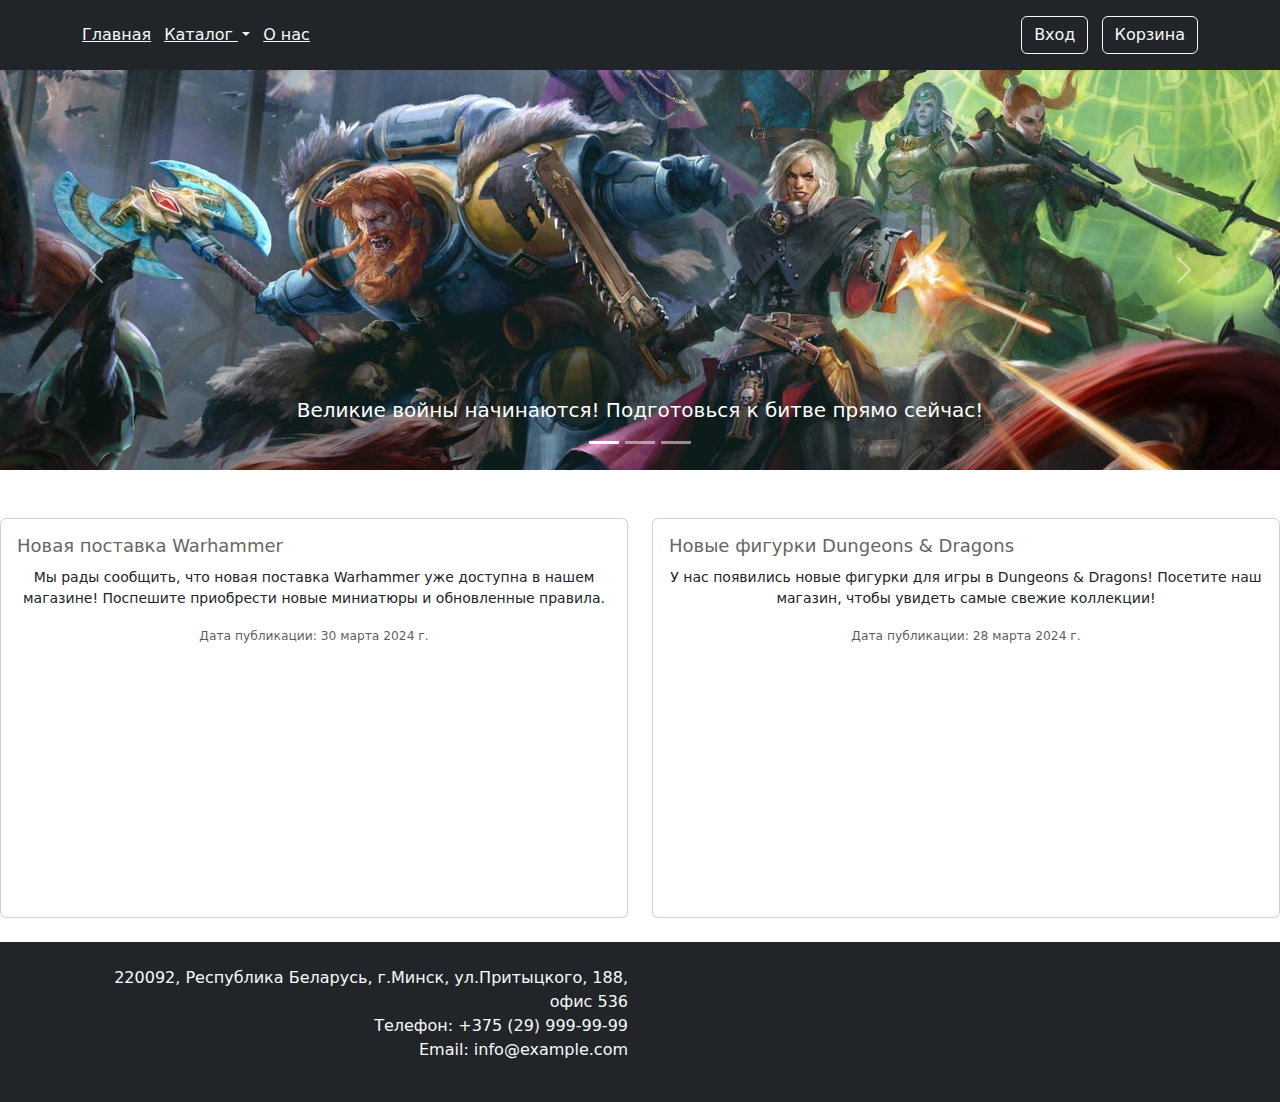
<file: index.html>
<!DOCTYPE html>
<html lang="ru">
<head>
    <meta charset="UTF-8">
    <meta name="viewport" content="width=device-width, initial-scale=1.0">
    <title>Главная</title>
    <link href="https://cdn.jsdelivr.net/npm/bootstrap@5.3.0-alpha1/dist/css/bootstrap.min.css" rel="stylesheet">
    <link rel="stylesheet" href="assets/styles.css">
</head>
<body>
    <!-- Хедер -->
    <header class="bg-dark py-3">
        <div class="container d-flex justify-content-between align-items-center">
            <nav>
                <ul class="list-inline mb-0">
                    <li class="list-inline-item"><a href="index.html" class="text-light">Главная</a></li>
                    <li class="list-inline-item dropdown">
                        <a class="text-light dropdown-toggle" href="#" id="navbarDropdown" role="button" data-bs-toggle="dropdown" aria-expanded="false">
                            Каталог
                        </a>
                        <ul class="dropdown-menu" aria-labelledby="navbarDropdown">
                            <li><a class="dropdown-item" href="warhammer.html">Warhammer</a></li>
                            <li><a class="dropdown-item" href="dnd.html">Dungeons & Dragons</a></li>
                            <li><a class="dropdown-item" href="figures.html">Фигурки</a></li>
                        </ul>
                    </li>
                    <li class="list-inline-item"><a href="#" class="text-light">О нас</a></li>
                </ul>
            </nav>
            <div>
                <a href="login.php" class="btn btn-outline-light me-2">Вход</a>
                <a href="#" class="btn btn-outline-light">Корзина</a>
            </div>
        </div>
    </header>
    <!-- Основное содержимое страницы -->
    <div class="content">
        <!-- Карусель -->
        <div id="carouselExampleCaptions" class="carousel slide">
            <div class="carousel-indicators">
              <button type="button" data-bs-target="#carouselExampleCaptions" data-bs-slide-to="0" class="active" aria-current="true" aria-label="Slide 1"></button>
              <button type="button" data-bs-target="#carouselExampleCaptions" data-bs-slide-to="1" aria-label="Slide 2"></button>
              <button type="button" data-bs-target="#carouselExampleCaptions" data-bs-slide-to="2" aria-label="Slide 3"></button>
            </div>
            <div class="carousel-inner">
              <div class="carousel-item active">
                <img src="img\home\warhammer.jpg" class="d-block w-100" alt="...">
                <div class="carousel-caption d-none d-md-block">
                  <h5>Великие войны начинаются! Подготовься к битве прямо сейчас!</h5>
                </div>
              </div>
              <div class="carousel-item">
                <img src="img\home\DND.webp" class="d-block w-100" alt="...">
                <div class="carousel-caption d-none d-md-block">
                  <h5>Уже в продаже! Расширенные правила и дополнения к D&D</h5>
                </div>
              </div>
              <div class="carousel-item">
                <img src="img\home\figures.jpg" class="d-block w-100" alt="...">
                <div class="carousel-caption d-none d-md-block">
                  <h5>Огромный выбор фигурок на любой вкус!</h5>
                </div>
              </div>
            </div>
            <button class="carousel-control-prev" type="button" data-bs-target="#carouselExampleCaptions" data-bs-slide="prev">
              <span class="carousel-control-prev-icon" aria-hidden="true"></span>
              <span class="visually-hidden">Предыдущий</span>
            </button>
            <button class="carousel-control-next" type="button" data-bs-target="#carouselExampleCaptions" data-bs-slide="next">
              <span class="carousel-control-next-icon" aria-hidden="true"></span>
              <span class="visually-hidden">Следующий</span>
            </button>
        </div>
        <!-- Новости -->
        <div class="row mt-5">
          <div class="col-md-6">
              <div class="card mb-4">
                  <div class="card-body">
                      <h5 class="card-title">Новая поставка Warhammer</h5>
                      <p class="card-text">Мы рады сообщить, что новая поставка Warhammer уже доступна в нашем магазине! Поспешите приобрести новые миниатюры и обновленные правила.</p>
                      <p class="card-text"><small class="text-muted">Дата публикации: 30 марта 2024 г.</small></p>
                  </div>
              </div>
          </div>
          <div class="col-md-6">
              <div class="card mb-4">
                  <div class="card-body">
                      <h5 class="card-title">Новые фигурки Dungeons & Dragons</h5>
                      <p class="card-text">У нас появились новые фигурки для игры в Dungeons & Dragons! Посетите наш магазин, чтобы увидеть самые свежие коллекции!</p>
                      <p class="card-text"><small class="text-muted">Дата публикации: 28 марта 2024 г.</small></p>
                  </div>
              </div>
          </div>
      </div>
  </div>
</div>
    <!-- Футер -->
    <footer class="bg-dark text-light py-4">
        <div class="container">
            <div class="row">
                <div class="col-md-6">
                    <div class="text-end">
                        <p class="mb-0">220092, Республика Беларусь, г.Минск, ул.Притыцкого, 188, офис 536</p>
                        <p class="mb-0">Телефон: +375 (29) 999-99-99</p>
                        <p>Email: info@example.com</p>
                    </div>
                </div>
            </div>
        </div>
    </footer>
    <script src="https://cdn.jsdelivr.net/npm/bootstrap@5.3.0-alpha1/dist/js/bootstrap.bundle.min.js"></script>
</body>
</html>
</file>
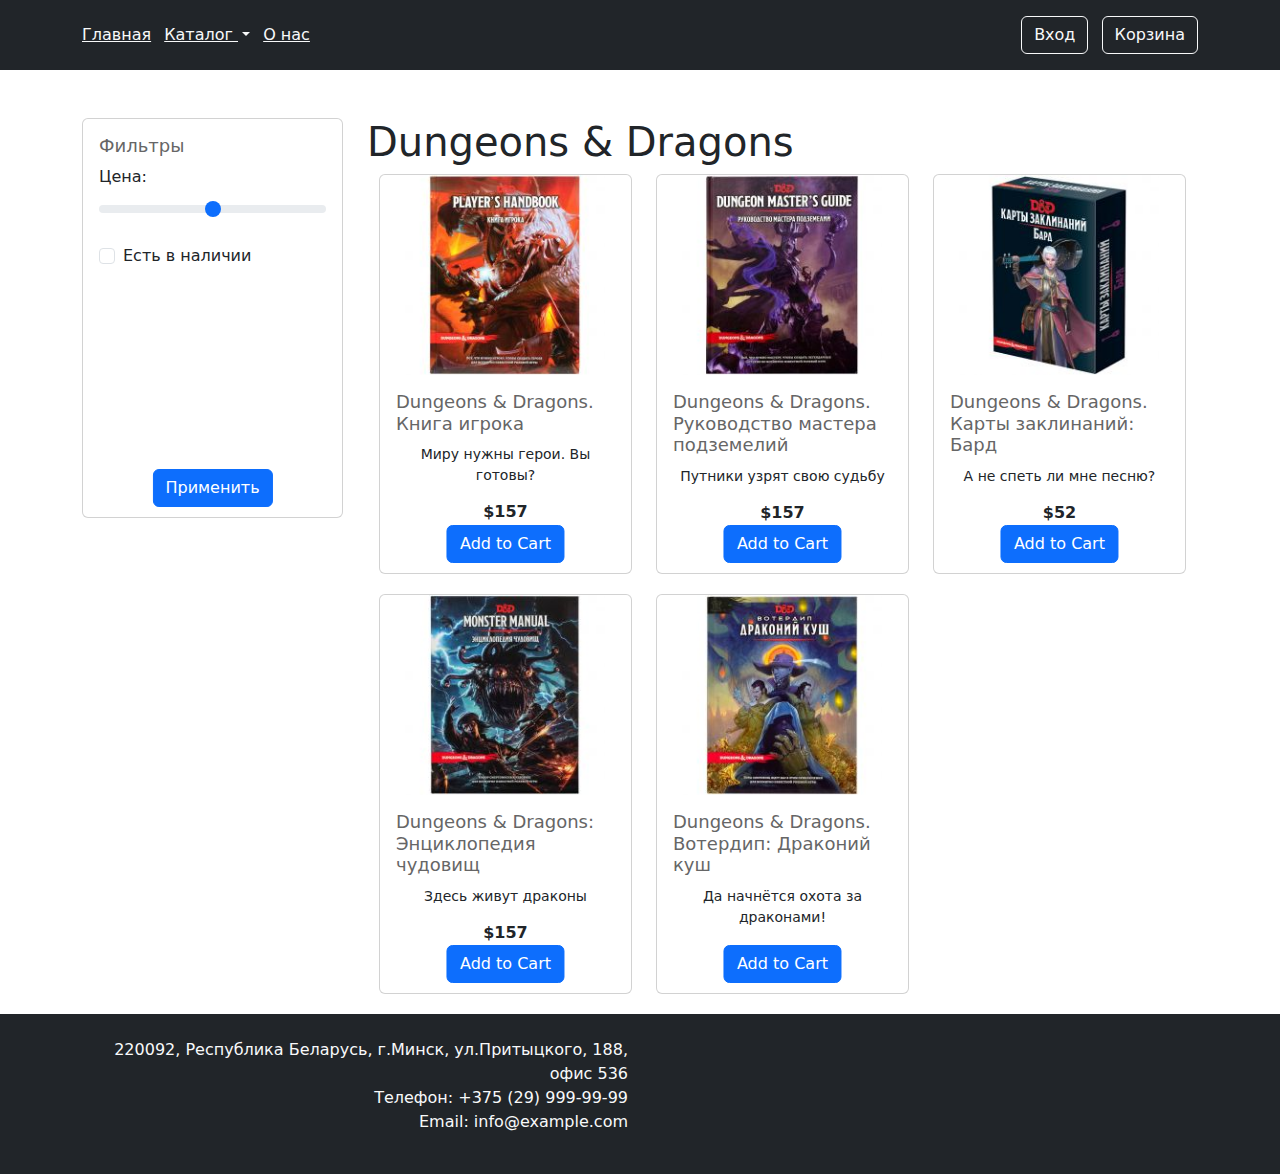
<file: dnd.html>
<!DOCTYPE html>
<html lang="ru">
<head>
    <meta charset="UTF-8">
    <meta name="viewport" content="width=device-width, initial-scale=1.0">
    <title>Dungeons & Dragons</title>
    <link href="https://cdn.jsdelivr.net/npm/bootstrap@5.3.0-alpha1/dist/css/bootstrap.min.css" rel="stylesheet">
    <link rel="stylesheet" href="assets/styles.css">
</head>
<body>
    <div class="page-container">
        <!-- Хедер -->
        <header class="bg-dark py-3">
            <div class="container d-flex justify-content-between align-items-center">
                <nav>
                    <ul class="list-inline mb-0">
                        <li class="list-inline-item"><a href="index.html" class="text-light">Главная</a></li>
                        <li class="list-inline-item dropdown">
                            <a class="text-light dropdown-toggle" href="#" id="navbarDropdown" role="button" data-bs-toggle="dropdown" aria-expanded="false">
                                Каталог
                            </a>
                            <ul class="dropdown-menu" aria-labelledby="navbarDropdown">
                                <li><a class="dropdown-item" href="warhammer.html">Warhammer</a></li>
                                <li><a class="dropdown-item" href="dnd.html">Dungeons & Dragons</a></li>
                                <li><a class="dropdown-item" href="figures.html">Фигурки</a></li>
                            </ul>
                        </li>
                        <li class="list-inline-item"><a href="#" class="text-light">О нас</a></li>
                    </ul>
                </nav>
                <div>
                    <a href="login.php" class="btn btn-outline-light me-2">Вход</a>
                    <a href="#" class="btn btn-outline-light">Корзина</a>
                </div>
            </div>
        </header>
        <!-- Основное содержимое страницы -->
        <div class="container mt-5">
            <div class="row">
                <!-- Панель фильтров -->
                <div class="col-md-3">
                    <div class="card">
                        <div class="card-body">
                            <h5 class="card-title">Фильтры</h5>
                            <form>
                                <div class="mb-3">
                                    <label for="priceRange" class="form-label">Цена:</label>
                                    <input type="range" class="form-range" id="priceRange">
                                </div>
                                <div class="mb-3 form-check">
                                    <input type="checkbox" class="form-check-input" id="availabilityCheck">
                                    <label class="form-check-label" for="availabilityCheck">Есть в наличии</label>
                                </div>
                                <button type="submit" class="btn btn-primary">Применить</button>
                            </form>
                        </div>
                    </div>
                </div>
                <!-- Карточки товаров -->
                <div class="col-md-9">
                    <h1>Dungeons & Dragons</h1>
                    <!-- Сетка карточек товаров -->
                    <div class="container">
                        <div id="product-grid-dnd" class="row row-cols-1 row-cols-md-3">
                            <!-- Карточки товаров DnD будут добавлены сюда -->
                        </div>
                    </div>
                </div>
            </div>
        </div>
    </div>
    <!-- Футер -->
    <div class="footer">
        <footer class="bg-dark text-light py-4">
            <div class="container">
                <div class="row">
                    <div class="col-md-6">
                        <div class="text-end">
                            <p class="mb-0">220092, Республика Беларусь, г.Минск, ул.Притыцкого, 188, офис 536</p>
                            <p class="mb-0">Телефон: +375 (29) 999-99-99</p>
                            <p>Email: info@example.com</p>
                        </div>
                    </div>
                </div>
            </div>
        </footer>
    </div>
    <script src="catalog.js"></script>
    <script src="https://cdn.jsdelivr.net/npm/bootstrap@5.3.0-alpha1/dist/js/bootstrap.bundle.min.js"></script>
</body>
</html>
</file>
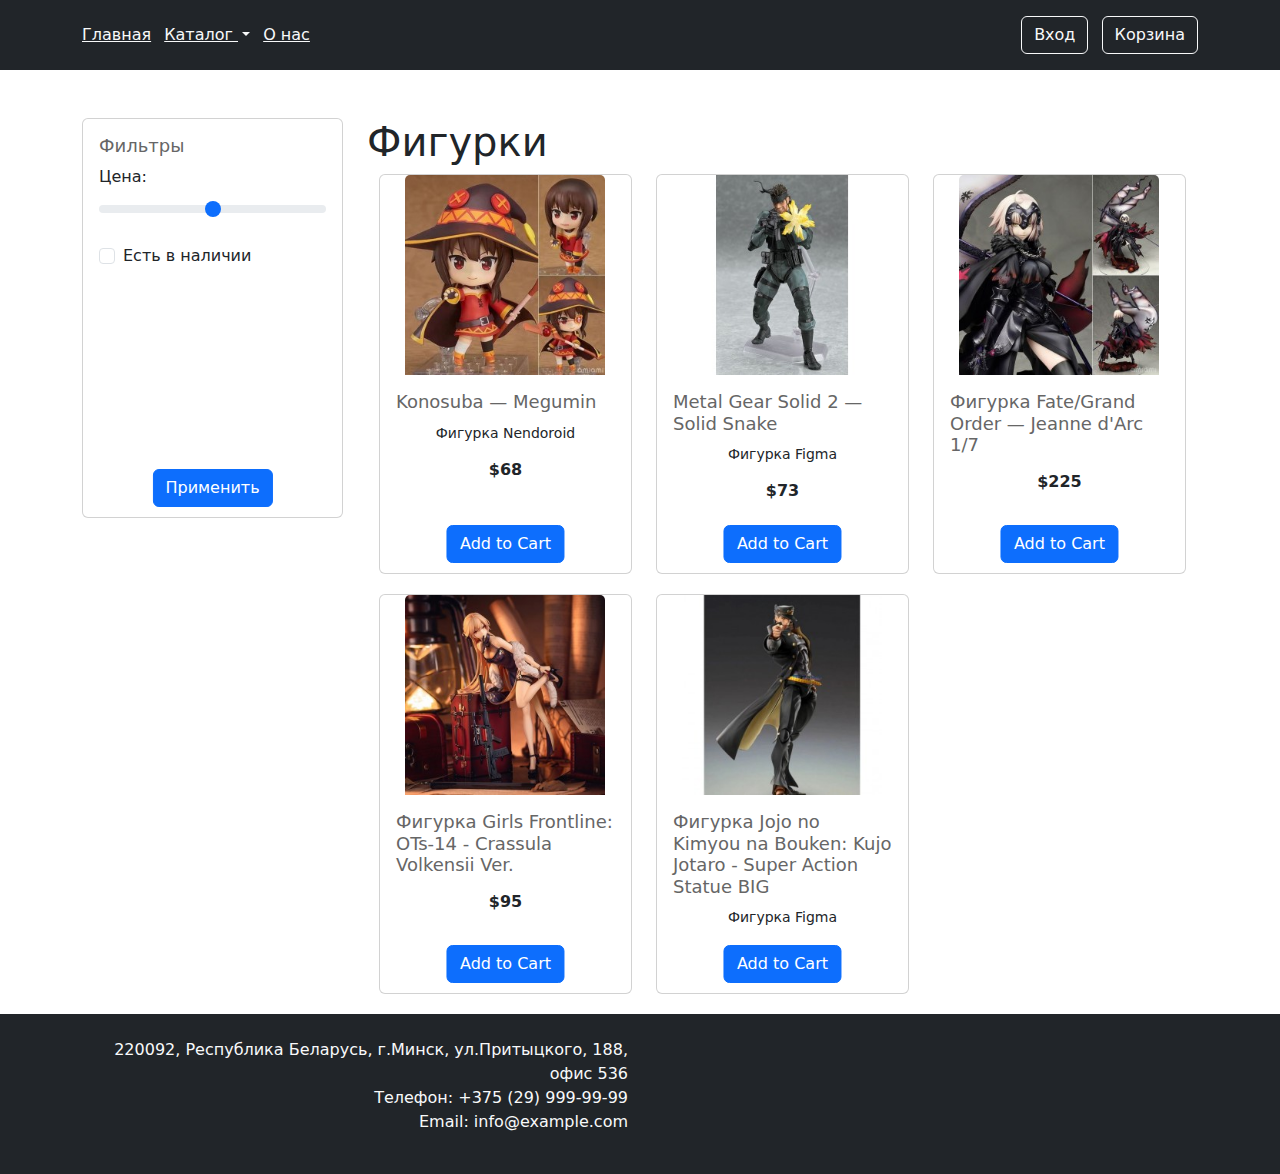
<file: figures.html>
<!DOCTYPE html>
<html lang="ru">
<head>
    <meta charset="UTF-8">
    <meta name="viewport" content="width=device-width, initial-scale=1.0">
    <title>Фигурки</title>
    <link href="https://cdn.jsdelivr.net/npm/bootstrap@5.3.0-alpha1/dist/css/bootstrap.min.css" rel="stylesheet">
    <link rel="stylesheet" href="assets/styles.css">
</head>
<body>
    <div class="page-container">
        <!-- Хедер -->
        <header class="bg-dark py-3">
            <div class="container d-flex justify-content-between align-items-center">
                <nav>
                    <ul class="list-inline mb-0">
                        <li class="list-inline-item"><a href="index.html" class="text-light">Главная</a></li>
                        <li class="list-inline-item dropdown">
                            <a class="text-light dropdown-toggle" href="#" id="navbarDropdown" role="button" data-bs-toggle="dropdown" aria-expanded="false">
                                Каталог
                            </a>
                            <ul class="dropdown-menu" aria-labelledby="navbarDropdown">
                                <li><a class="dropdown-item" href="warhammer.html">Warhammer</a></li>
                                <li><a class="dropdown-item" href="dnd.html">Dungeons & Dragons</a></li>
                                <li><a class="dropdown-item" href="figures.html">Фигурки</a></li>
                            </ul>
                        </li>
                        <li class="list-inline-item"><a href="#" class="text-light">О нас</a></li>
                    </ul>
                </nav>
                <div>
                    <a href="login.php" class="btn btn-outline-light me-2">Вход</a>
                    <a href="#" class="btn btn-outline-light">Корзина</a>
                </div>
            </div>
        </header>
        <!-- Основное содержимое страницы -->
        <div class="container mt-5">
            <div class="row">
                <!-- Панель фильтров -->
                <div class="col-md-3">
                    <div class="card">
                        <div class="card-body">
                            <h5 class="card-title">Фильтры</h5>
                            <form>
                                <div class="mb-3">
                                    <label for="priceRange" class="form-label">Цена:</label>
                                    <input type="range" class="form-range" id="priceRange">
                                </div>
                                <div class="mb-3 form-check">
                                    <input type="checkbox" class="form-check-input" id="availabilityCheck">
                                    <label class="form-check-label" for="availabilityCheck">Есть в наличии</label>
                                </div>
                                <button type="submit" class="btn btn-primary">Применить</button>
                            </form>
                        </div>
                    </div>
                </div>
                <!-- Карточки товаров -->
                <div class="col-md-9">
                    <h1>Фигурки</h1>
                    <!-- Сетка карточек товаров -->
                    <div class="container">
                        <div id="product-grid-figures" class="row row-cols-1 row-cols-md-3">
                            <!-- Карточки товаров Figures будут добавлены сюда -->
                        </div>
                    </div>
                </div>
            </div>
        </div>
    </div>
    <!-- Футер -->
    <div class="footer">
        <footer class="bg-dark text-light py-4">
            <div class="container">
                <div class="row">
                    <div class="col-md-6">
                        <div class="text-end">
                            <p class="mb-0">220092, Республика Беларусь, г.Минск, ул.Притыцкого, 188, офис 536</p>
                            <p class="mb-0">Телефон: +375 (29) 999-99-99</p>
                            <p>Email: info@example.com</p>
                        </div>
                    </div>
                </div>
            </div>
        </footer>
    </div>
    <script src="catalog.js"></script>
    <script src="https://cdn.jsdelivr.net/npm/bootstrap@5.3.0-alpha1/dist/js/bootstrap.bundle.min.js"></script>
</body>
</html>
</file>
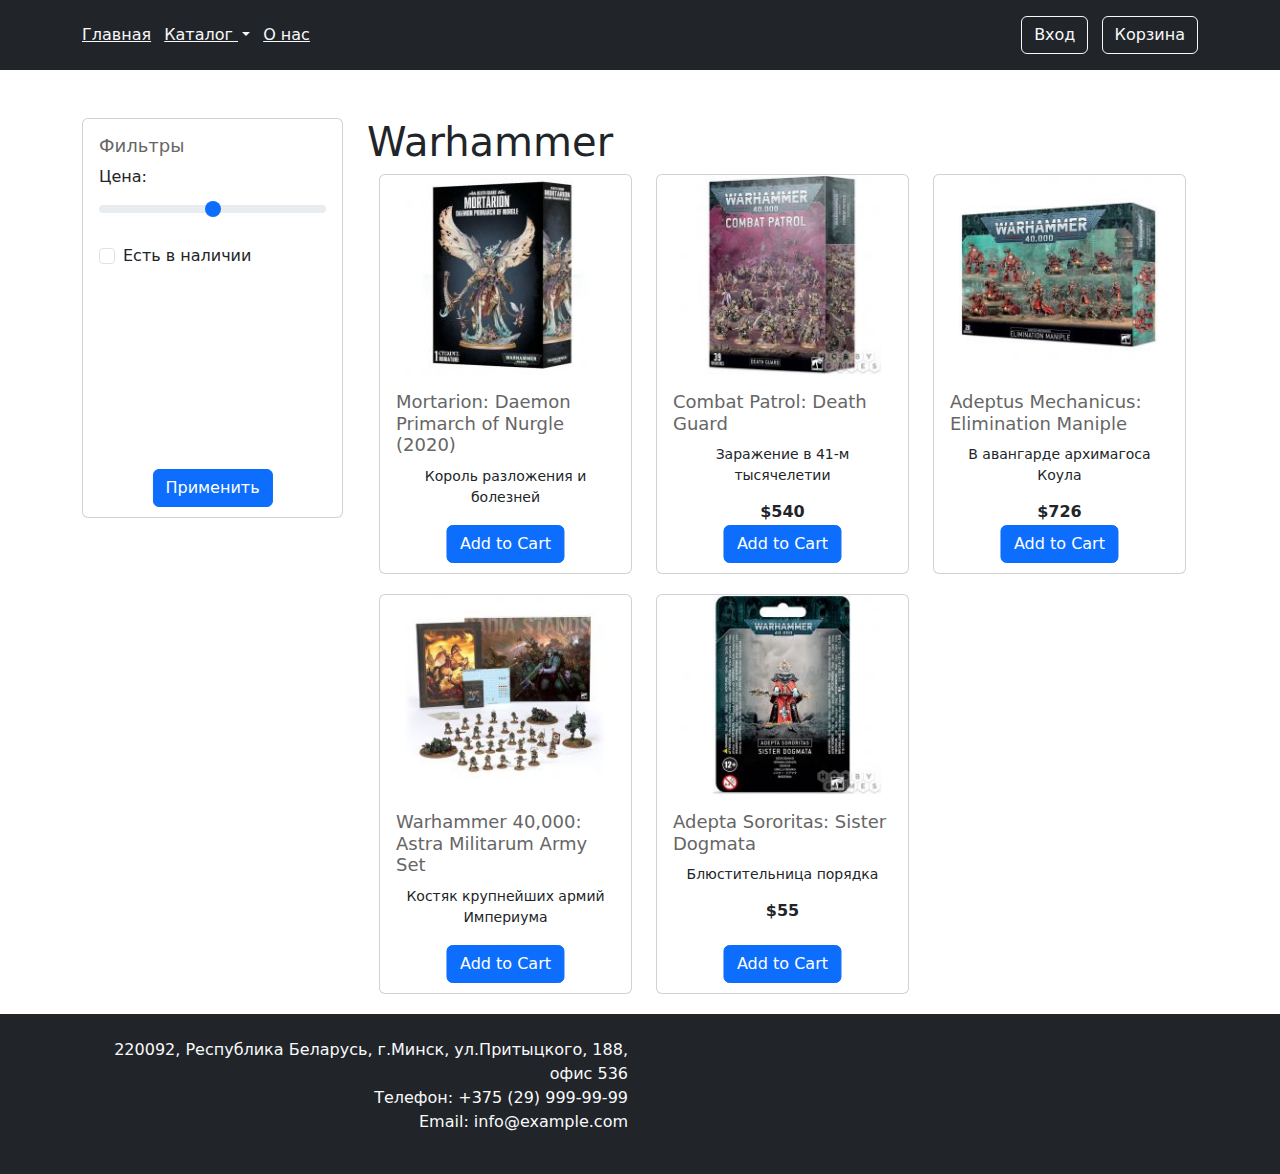
<file: warhammer.html>
<!DOCTYPE html>
<html lang="ru">
<head>
    <meta charset="UTF-8">
    <meta name="viewport" content="width=device-width, initial-scale=1.0">
    <title>Warhammer</title>
    <link href="https://cdn.jsdelivr.net/npm/bootstrap@5.3.0-alpha1/dist/css/bootstrap.min.css" rel="stylesheet">
    <link rel="stylesheet" href="assets/styles.css">
</head>
<body>
    <div class="page-container">
        <!-- Хедер -->
        <header class="bg-dark py-3">
            <div class="container d-flex justify-content-between align-items-center">
                <nav>
                    <ul class="list-inline mb-0">
                        <li class="list-inline-item"><a href="index.html" class="text-light">Главная</a></li>
                        <li class="list-inline-item dropdown">
                            <a class="text-light dropdown-toggle" href="#" id="navbarDropdown" role="button" data-bs-toggle="dropdown" aria-expanded="false">
                                Каталог
                            </a>
                            <ul class="dropdown-menu" aria-labelledby="navbarDropdown">
                                <li><a class="dropdown-item" href="warhammer.html">Warhammer</a></li>
                                <li><a class="dropdown-item" href="dnd.html">Dungeons & Dragons</a></li>
                                <li><a class="dropdown-item" href="figures.html">Фигурки</a></li>
                                <!-- Другие категории -->
                            </ul>
                        </li>
                        <li class="list-inline-item"><a href="#" class="text-light">О нас</a></li>
                        <!-- Другие пункты меню -->
                    </ul>
                </nav>
                <div>
                    <a href="login.php" class="btn btn-outline-light me-2">Вход</a>
                    <a href="#" class="btn btn-outline-light">Корзина</a>
                </div>
            </div>
        </header>

        <!-- Основное содержимое страницы -->
        <div class="container mt-5">
            <div class="row">
                <!-- Панель фильтров -->
                <div class="col-md-3">
                    <div class="card">
                        <div class="card-body">
                            <h5 class="card-title">Фильтры</h5>
                            <!-- Форма для фильтров -->
                            <form>
                                <!-- Ползунок цен -->
                                <div class="mb-3">
                                    <label for="priceRange" class="form-label">Цена:</label>
                                    <input type="range" class="form-range" id="priceRange">
                                </div>
                                <!-- Чекбоксы наличия товаров -->
                                <div class="mb-3 form-check">
                                    <input type="checkbox" class="form-check-input" id="availabilityCheck">
                                    <label class="form-check-label" for="availabilityCheck">Есть в наличии</label>
                                </div>
                                <!-- Другие фильтры -->
                                <button type="submit" class="btn btn-primary">Применить</button>
                            </form>
                        </div>
                    </div>
                </div>
                <!-- Карточки товаров -->
                <div class="col-md-9">
                    <h1>Warhammer</h1>
                    <!-- Сетка карточек товаров -->
                    <div class="container">
                        <div id="product-grid-warhammer" class="row row-cols-1 row-cols-md-3">
                            <!-- Карточки товаров Warhammer будут добавлены сюда -->
                        </div>
                    </div>
                </div>
            </div>
        </div>
    </div>

    <!-- Футер -->
    <div class="footer">
        <footer class="bg-dark text-light py-4">
            <div class="container">
                <div class="row">
                    <div class="col-md-6">
                        <div class="text-end">
                            <p class="mb-0">220092, Республика Беларусь, г.Минск, ул.Притыцкого, 188, офис 536</p>
                            <p class="mb-0">Телефон: +375 (29) 999-99-99</p>
                            <p>Email: info@example.com</p>
                        </div>
                    </div>
                </div>
            </div>
        </footer>
    </div>
    <!-- Подключение скриптов Bootstrap -->
    <script src="catalog.js"></script>
    <script src="https://cdn.jsdelivr.net/npm/bootstrap@5.3.0-alpha1/dist/js/bootstrap.bundle.min.js"></script>
</body>
</html>
</file>
<file: assets/styles.css>
body {
    min-height: 100vh;
    margin: 0;
    padding: 0;
    display: flex;
    flex-direction: column;
}
.carousel-item img {
    width: 100%;
    height: auto;
    max-height: 400px;
    object-fit: cover;
}
footer {
    position: relative;
    bottom: 0;
    width: 100%;
    background-color: #333;
    color: #fff;
    padding: 10px 0;
}
.card {
    height: 400px;
    margin-bottom: 20px;
}
.card-img-top {
    width: 200px; 
    height: 200px; 
    object-fit: cover; 
    margin: auto;
}
.card-text {
    font-size: 14px;
    margin-top: 10px;
    text-align: center;
}
.card-title {
    font-size: 18px;
    color: #666;
}
.card-price {
    display: block;
    text-align: center;
    font-weight: bold;
    margin-top: 10px;
}
.btn-primary {
    position: absolute;
    bottom: 10px;
    left: 50%;
    transform: translateX(-50%);
}
</file>
